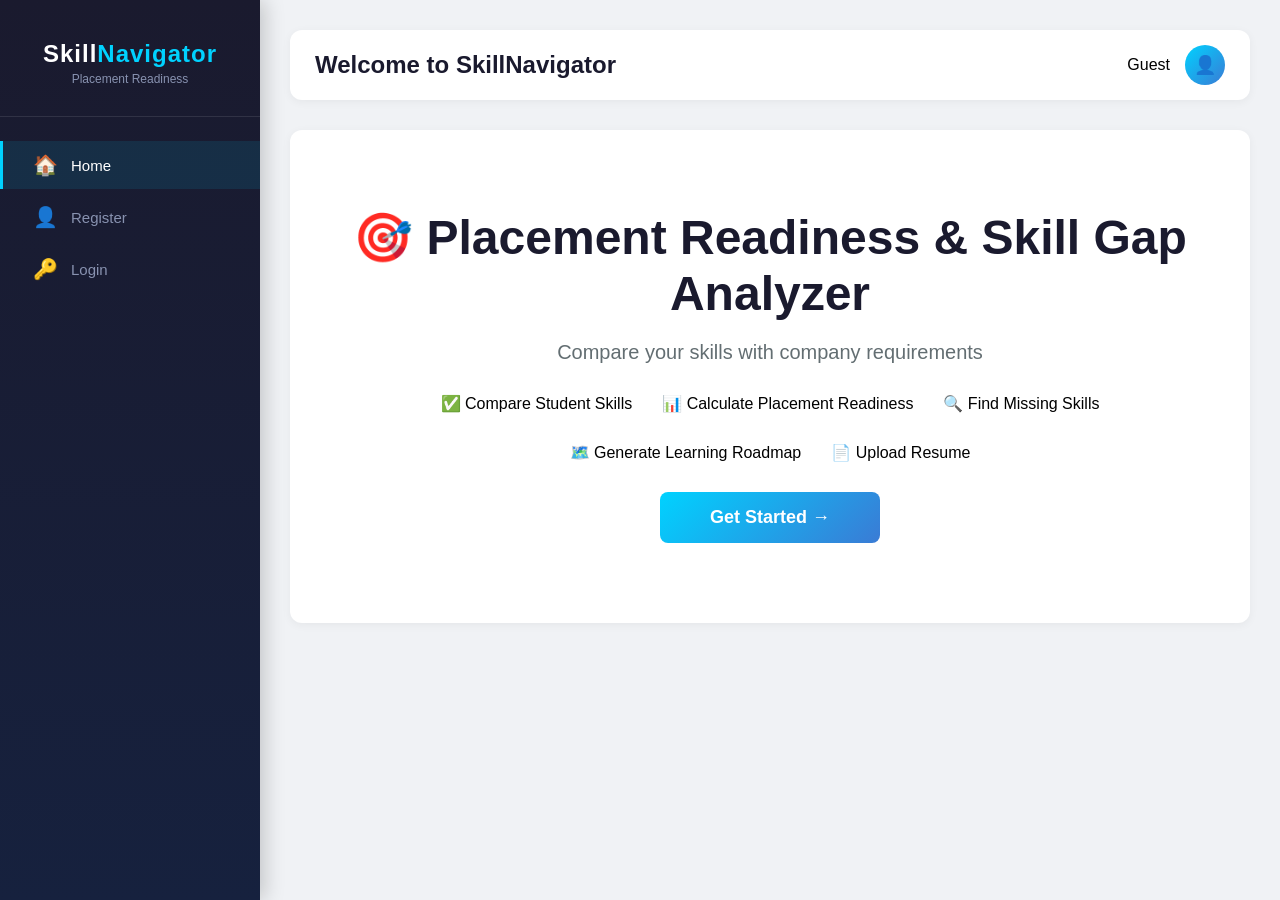
<file: src/main/resources/static/index.html>
<!DOCTYPE html>
<html>
<head>
    <meta charset="UTF-8">
    <title>SkillNavigator</title>
    <link rel="stylesheet" href="css/style.css">
</head>
<body>
    <div class="sidebar">
        <div class="sidebar-brand">
            <h2>Skill<span>Navigator</span></h2>
            <p>Placement Readiness</p>
        </div>
        <ul class="sidebar-menu">
            <li class="active"><span class="icon">🏠</span><span>Home</span></li>
            <li onclick="window.location='register.html'"><span class="icon">👤</span><span>Register</span></li>
            <li onclick="window.location='login.html'"><span class="icon">🔑</span><span>Login</span></li>
        </ul>
    </div>

    <div class="main-content">
        <div class="top-header">
            <h1>Welcome to SkillNavigator</h1>
            <div class="user-info">
                <span>Guest</span>
                <div class="avatar">👤</div>
            </div>
        </div>

        <div class="card text-center" style="padding:80px 40px;">
            <h1 style="font-size:48px; color:#1a1a2e;">🎯 Placement Readiness & Skill Gap Analyzer</h1>
            <p style="font-size:20px; color:#636e72; margin:20px 0;">Compare your skills with company requirements</p>
            <div style="display:flex; gap:30px; justify-content:center; flex-wrap:wrap; margin:30px 0;">
                <div>✅ Compare Student Skills</div>
                <div>📊 Calculate Placement Readiness</div>
                <div>🔍 Find Missing Skills</div>
                <div>🗺️ Generate Learning Roadmap</div>
                <div>📄 Upload Resume</div>
            </div>
            <button onclick="window.location='register.html'" style="padding:15px 50px; font-size:18px;">Get Started →</button>
        </div>
    </div>
</body>
</html>
</file>
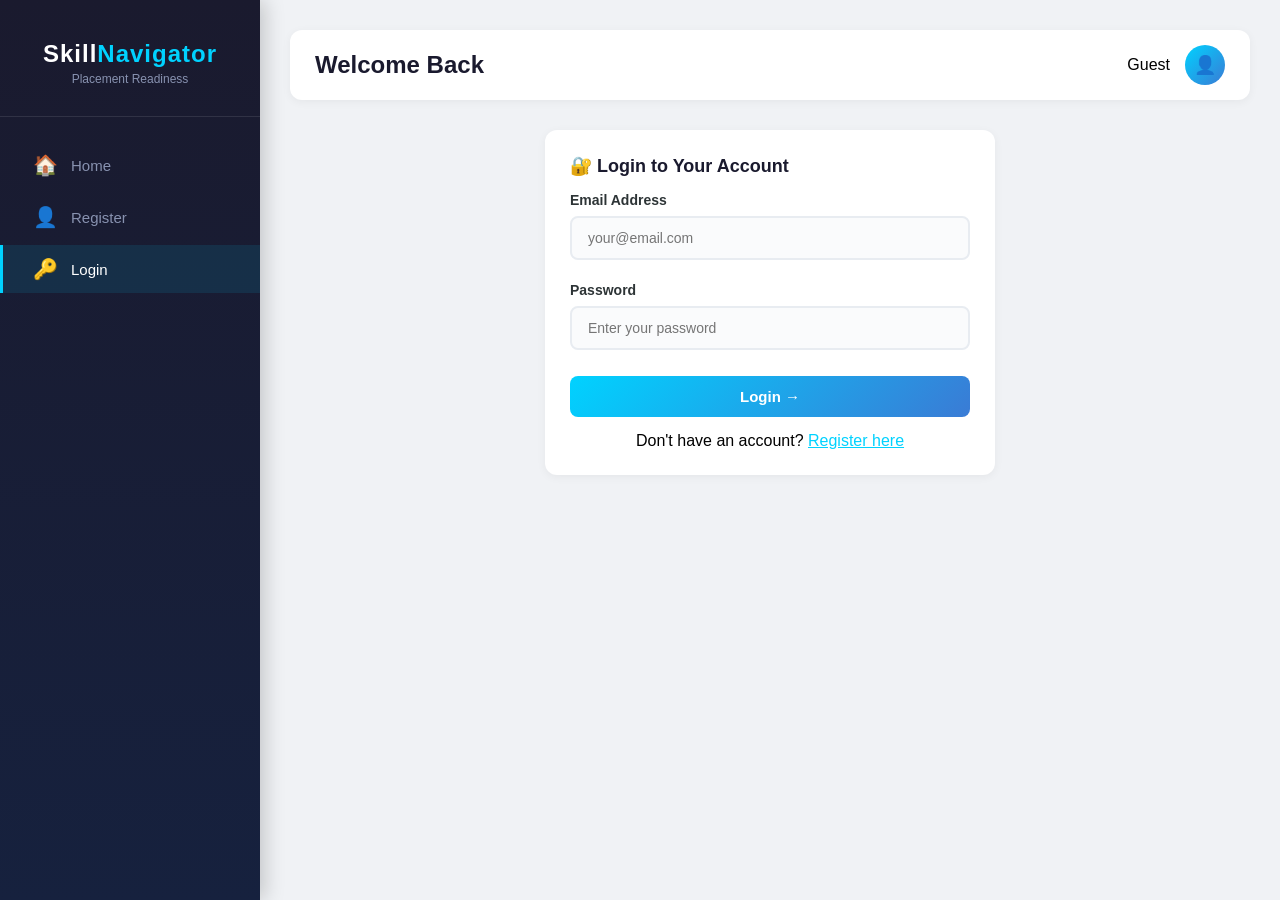
<file: src/main/resources/static/login.html>
<!DOCTYPE html>
<html>
<head>
    <meta charset="UTF-8">
    <title>Login - SkillNavigator</title>
    <link rel="stylesheet" href="css/style.css">
</head>
<body>
    <div class="sidebar">
        <div class="sidebar-brand">
            <h2>Skill<span>Navigator</span></h2>
            <p>Placement Readiness</p>
        </div>
        <ul class="sidebar-menu">
            <li onclick="window.location='index.html'"><span class="icon">🏠</span><span>Home</span></li>
            <li onclick="window.location='register.html'"><span class="icon">👤</span><span>Register</span></li>
            <li class="active"><span class="icon">🔑</span><span>Login</span></li>
        </ul>
    </div>

    <div class="main-content">
        <div class="top-header">
            <h1>Welcome Back</h1>
            <div class="user-info">
                <span>Guest</span>
                <div class="avatar">👤</div>
            </div>
        </div>

        <div class="card" style="max-width:450px; margin:0 auto;">
            <h2>🔐 Login to Your Account</h2>
            <form onsubmit="login(); return false;">
                <label>Email Address</label>
                <input type="email" id="email" placeholder="your@email.com" required>

                <label>Password</label>
                <input type="password" id="password" placeholder="Enter your password" required>

                <button type="submit" style="width:100%; margin-top:10px;">Login →</button>
            </form>
            <p style="text-align:center; margin-top:15px;">
                Don't have an account? <a href="register.html" style="color:#00d2ff;">Register here</a>
            </p>
        </div>
    </div>

    <script>
        function login() {
            const email = document.getElementById("email").value;
            const password = document.getElementById("password").value;

            fetch(`/users/login?email=${email}&password=${password}`, {
                method: "POST"
            })
            .then(res => res.json())
            .then(data => {
                if (data.id) {
                    localStorage.setItem("userId", data.id);
                    localStorage.setItem("userName", data.name);
                    localStorage.setItem("userEmail", data.email);
                    window.location = "dashboard.html";
                } else {
                    alert("❌ Invalid credentials! Please try again.");
                }
            })
            .catch(err => alert("❌ Login failed: " + err));
        }
    </script>
</body>
</html>
</file>
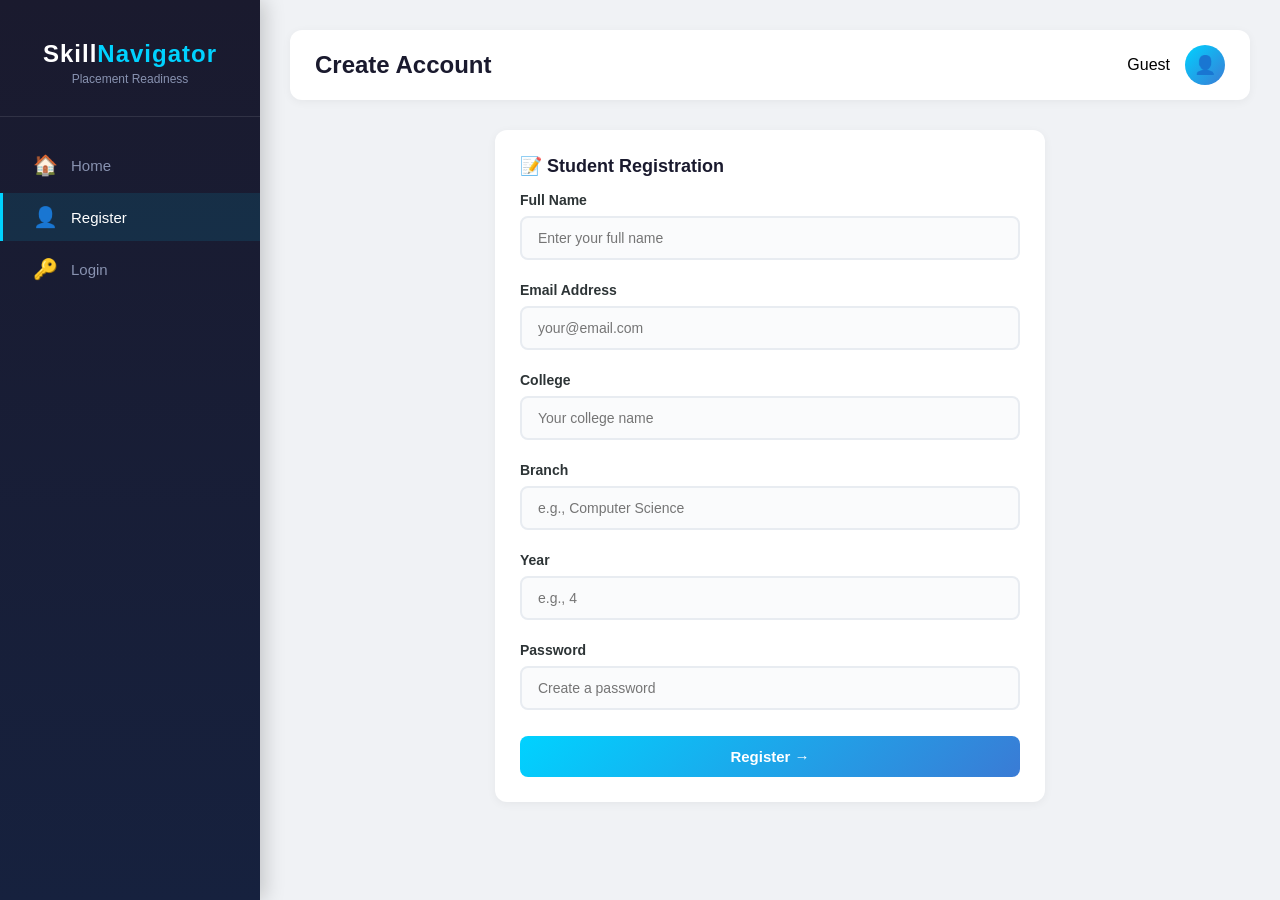
<file: src/main/resources/static/register.html>
<!DOCTYPE html>
<html>
<head>
    <meta charset="UTF-8">
    <title>Register - SkillNavigator</title>
    <link rel="stylesheet" href="css/style.css">
</head>
<body>
    <div class="sidebar">
        <div class="sidebar-brand">
            <h2>Skill<span>Navigator</span></h2>
            <p>Placement Readiness</p>
        </div>
        <ul class="sidebar-menu">
            <li onclick="window.location='index.html'"><span class="icon">🏠</span><span>Home</span></li>
            <li class="active"><span class="icon">👤</span><span>Register</span></li>
            <li onclick="window.location='login.html'"><span class="icon">🔑</span><span>Login</span></li>
        </ul>
    </div>

    <div class="main-content">
        <div class="top-header">
            <h1>Create Account</h1>
            <div class="user-info">
                <span>Guest</span>
                <div class="avatar">👤</div>
            </div>
        </div>

        <div class="card" style="max-width:550px; margin:0 auto;">
            <h2>📝 Student Registration</h2>
            <form onsubmit="register(); return false;">
                <label>Full Name</label>
                <input type="text" id="name" placeholder="Enter your full name" required>

                <label>Email Address</label>
                <input type="email" id="email" placeholder="your@email.com" required>

                <label>College</label>
                <input type="text" id="college" placeholder="Your college name" required>

                <label>Branch</label>
                <input type="text" id="branch" placeholder="e.g., Computer Science" required>

                <label>Year</label>
                <input type="number" id="year" placeholder="e.g., 4" min="1" max="4" required>

                <label>Password</label>
                <input type="password" id="password" placeholder="Create a password" required>

                <button type="submit" style="width:100%; margin-top:10px;">Register →</button>
            </form>
        </div>
    </div>

    <script>
        function register() {
            const data = {
                name: document.getElementById("name").value,
                email: document.getElementById("email").value,
                college: document.getElementById("college").value,
                branch: document.getElementById("branch").value,
                year: parseInt(document.getElementById("year").value),
                password: document.getElementById("password").value
            };

            fetch("/users/register", {
                method: "POST",
                headers: { "Content-Type": "application/json" },
                body: JSON.stringify(data)
            })
            .then(res => res.json())
            .then(data => {
                alert("✅ Registration Successful! Please login.");
                window.location = "login.html";
            })
            .catch(err => alert("❌ Registration failed: " + err));
        }
    </script>
</body>
</html>
</file>
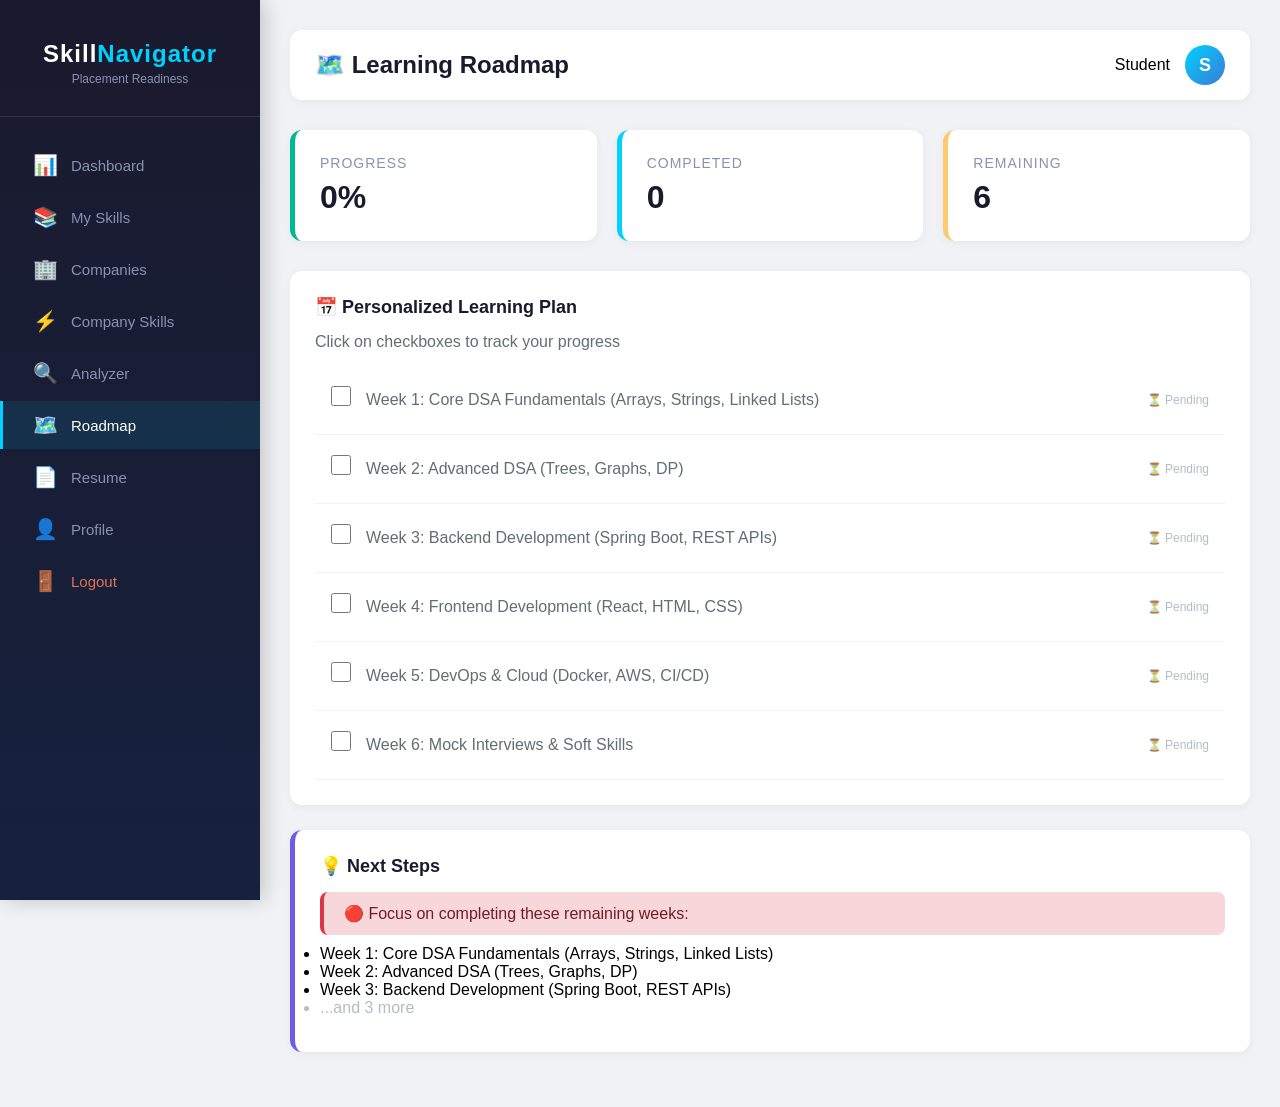
<file: src/main/resources/static/roadmap.html>
<!DOCTYPE html>
<html>
<head>
    <meta charset="UTF-8">
    <title>Roadmap - SkillNavigator</title>
    <link rel="stylesheet" href="css/style.css">
</head>
<body>
    <div class="sidebar">
        <div class="sidebar-brand">
            <h2>Skill<span>Navigator</span></h2>
            <p>Placement Readiness</p>
        </div>
        <ul class="sidebar-menu">
            <li onclick="window.location='dashboard.html'"><span class="icon">📊</span><span>Dashboard</span></li>
            <li onclick="window.location='skills.html'"><span class="icon">📚</span><span>My Skills</span></li>
            <li onclick="window.location='companies.html'"><span class="icon">🏢</span><span>Companies</span></li>
            <li onclick="window.location='companyskills.html'"><span class="icon">⚡</span><span>Company Skills</span></li>
            <li onclick="window.location='analyzer.html'"><span class="icon">🔍</span><span>Analyzer</span></li>
            <li class="active"><span class="icon">🗺️</span><span>Roadmap</span></li>
            <li onclick="window.location='resume.html'"><span class="icon">📄</span><span>Resume</span></li>
            <li onclick="window.location='profile.html'"><span class="icon">👤</span><span>Profile</span></li>
            <li onclick="logout()" style="color:#e17055;"><span class="icon">🚪</span><span>Logout</span></li>
        </ul>
    </div>

    <div class="main-content">
        <div class="top-header">
            <h1>🗺️ Learning Roadmap</h1>
            <div class="user-info">
                <span id="userName">Student</span>
                <div class="avatar" id="avatar">S</div>
            </div>
        </div>

        <!-- Progress Overview -->
        <div class="stats-grid">
            <div class="stat-card green">
                <div class="label">Progress</div>
                <div class="value" id="progressPercent">0%</div>
            </div>
            <div class="stat-card blue">
                <div class="label">Completed</div>
                <div class="value" id="completedCount">0</div>
            </div>
            <div class="stat-card orange">
                <div class="label">Remaining</div>
                <div class="value" id="remainingCount">0</div>
            </div>
        </div>

        <!-- Roadmap List -->
        <div class="card">
            <h2>📅 Personalized Learning Plan</h2>
            <p style="color:#636e72; margin-bottom:15px;">Click on checkboxes to track your progress</p>
            <div id="roadmapList"></div>
        </div>

        <!-- Recommendations -->
        <div class="card" style="border-left:5px solid #6c5ce7;">
            <h2>💡 Next Steps</h2>
            <div id="nextSteps"></div>
        </div>
    </div>

    <script>
        const userId = localStorage.getItem("userId") || 1;
        const name = localStorage.getItem("userName") || "Student";

        document.getElementById("userName").textContent = name;
        document.getElementById("avatar").textContent = name.charAt(0).toUpperCase();

        function logout() {
            localStorage.clear();
            window.location = "index.html";
        }

        // Roadmap data with tracking
        const roadmapData = [
            "Week 1: Core DSA Fundamentals (Arrays, Strings, Linked Lists)",
            "Week 2: Advanced DSA (Trees, Graphs, DP)",
            "Week 3: Backend Development (Spring Boot, REST APIs)",
            "Week 4: Frontend Development (React, HTML, CSS)",
            "Week 5: DevOps & Cloud (Docker, AWS, CI/CD)",
            "Week 6: Mock Interviews & Soft Skills"
        ];

        // Load saved progress from localStorage
        function loadProgress() {
            const saved = localStorage.getItem(`roadmap_${userId}`);
            if (saved) {
                return JSON.parse(saved);
            }
            return new Array(roadmapData.length).fill(false);
        }

        // Save progress
        function saveProgress(progress) {
            localStorage.setItem(`roadmap_${userId}`, JSON.stringify(progress));
        }

        // Render roadmap
        function renderRoadmap() {
            const progress = loadProgress();
            let html = "";
            let completed = 0;

            roadmapData.forEach((item, index) => {
                const checked = progress[index] ? "checked" : "";
                const style = progress[index] ? "color:#00b894;" : "color:#636e72;";
                if (progress[index]) completed++;

                html += `
                    <div style="display:flex; align-items:center; gap:15px; padding:12px 16px; border-bottom:1px solid #f0f2f5;">
                        <input type="checkbox" ${checked} onchange="toggleTask(${index})" style="width:20px; height:20px; cursor:pointer;">
                        <span style="${style}">${item}</span>
                        ${progress[index] ? '<span style="color:#00b894; font-size:12px; margin-left:auto;">✅ Complete</span>' : '<span style="color:#b2bec3; font-size:12px; margin-left:auto;">⏳ Pending</span>'}
                    </div>
                `;
            });

            document.getElementById("roadmapList").innerHTML = html;

            // Update stats
            const total = roadmapData.length;
            const remaining = total - completed;
            const percent = total > 0 ? Math.round((completed / total) * 100) : 0;

            document.getElementById("progressPercent").textContent = percent + "%";
            document.getElementById("completedCount").textContent = completed;
            document.getElementById("remainingCount").textContent = remaining;

            // Next steps
            if (completed === total) {
                document.getElementById("nextSteps").innerHTML = `
                    <div class="alert-success">🎉 Congratulations! You've completed all roadmap tasks! You're ready for placements!</div>
                    <div style="margin-top:10px;">
                        <button onclick="window.location='analyzer.html'">🔍 Check Your Readiness</button>
                        <button onclick="window.location='resume.html'" style="margin-left:10px;">📄 Upload Resume</button>
                    </div>
                `;
            } else {
                let nextHtml = "<div class='alert-danger'>🔴 Focus on completing these remaining weeks:</div><ul style='margin:10px 0;'>";
                const nextTasks = [];
                for (let i = 0; i < roadmapData.length; i++) {
                    if (!progress[i]) {
                        nextTasks.push(roadmapData[i]);
                    }
                }
                nextTasks.slice(0, 3).forEach(task => {
                    nextHtml += `<li>${task}</li>`;
                });
                if (nextTasks.length > 3) {
                    nextHtml += `<li style="color:#b2bec3;">...and ${nextTasks.length - 3} more</li>`;
                }
                nextHtml += "</ul>";
                document.getElementById("nextSteps").innerHTML = nextHtml;
            }
        }

        // Toggle task
        function toggleTask(index) {
            const progress = loadProgress();
            progress[index] = !progress[index];
            saveProgress(progress);
            renderRoadmap();
        }

        // Initial render
        renderRoadmap();
    </script>
</body>
</html>
</file>
<file: src/main/resources/static/css/style.css>
/* ===== RESET & BASE ===== */
* {
    margin: 0;
    padding: 0;
    box-sizing: border-box;
    font-family: 'Segoe UI', Tahoma, Geneva, Verdana, sans-serif;
}

body {
    background: #f0f2f5;
    display: flex;
}

/* ===== SIDEBAR ===== */
.sidebar {
    width: 260px;
    height: 100vh;
    background: linear-gradient(180deg, #1a1a2e 0%, #16213e 100%);
    color: white;
    position: fixed;
    padding: 20px 0;
    transition: 0.3s;
    z-index: 1000;
    box-shadow: 4px 0 20px rgba(0,0,0,0.2);
}

.sidebar-brand {
    text-align: center;
    padding: 20px 0 30px;
    border-bottom: 1px solid rgba(255,255,255,0.1);
}

.sidebar-brand h2 {
    font-size: 24px;
    font-weight: 700;
    letter-spacing: 1px;
}

.sidebar-brand span {
    color: #00d2ff;
}

.sidebar-brand p {
    font-size: 12px;
    color: #8892b0;
    margin-top: 4px;
}

.sidebar-menu {
    list-style: none;
    padding: 20px 0;
}

.sidebar-menu li {
    padding: 12px 30px;
    margin: 4px 0;
    cursor: pointer;
    transition: 0.3s;
    display: flex;
    align-items: center;
    gap: 14px;
    font-size: 15px;
    color: #8892b0;
    border-left: 3px solid transparent;
}

.sidebar-menu li:hover {
    background: rgba(255,255,255,0.05);
    color: white;
    border-left-color: #00d2ff;
}

.sidebar-menu li.active {
    background: rgba(0,210,255,0.1);
    color: white;
    border-left-color: #00d2ff;
}

.sidebar-menu li .icon {
    font-size: 20px;
    width: 24px;
}

/* ===== MAIN CONTENT ===== */
.main-content {
    margin-left: 260px;
    flex: 1;
    padding: 30px;
    min-height: 100vh;
}

/* ===== TOP HEADER ===== */
.top-header {
    display: flex;
    justify-content: space-between;
    align-items: center;
    margin-bottom: 30px;
    background: white;
    padding: 15px 25px;
    border-radius: 12px;
    box-shadow: 0 2px 10px rgba(0,0,0,0.05);
}

.top-header h1 {
    font-size: 24px;
    color: #1a1a2e;
}

.top-header .user-info {
    display: flex;
    align-items: center;
    gap: 15px;
}

.top-header .avatar {
    width: 40px;
    height: 40px;
    background: linear-gradient(135deg, #00d2ff, #3a7bd5);
    border-radius: 50%;
    display: flex;
    align-items: center;
    justify-content: center;
    color: white;
    font-weight: 700;
    font-size: 18px;
}

/* ===== DASHBOARD CARDS ===== */
.stats-grid {
    display: grid;
    grid-template-columns: repeat(auto-fit, minmax(220px, 1fr));
    gap: 20px;
    margin-bottom: 30px;
}

.stat-card {
    background: white;
    padding: 25px;
    border-radius: 12px;
    box-shadow: 0 2px 10px rgba(0,0,0,0.05);
    transition: 0.3s;
    border-left: 5px solid #00d2ff;
}

.stat-card:hover {
    transform: translateY(-4px);
    box-shadow: 0 8px 25px rgba(0,0,0,0.1);
}

.stat-card .label {
    color: #8892b0;
    font-size: 14px;
    text-transform: uppercase;
    letter-spacing: 1px;
}

.stat-card .value {
    font-size: 32px;
    font-weight: 700;
    color: #1a1a2e;
    margin: 8px 0 0;
}

.stat-card.green { border-left-color: #00b894; }
.stat-card.orange { border-left-color: #fdcb6e; }
.stat-card.purple { border-left-color: #6c5ce7; }
.stat-card.red { border-left-color: #e17055; }

/* ===== CARDS / CONTAINERS ===== */
.card {
    background: white;
    padding: 25px;
    border-radius: 12px;
    box-shadow: 0 2px 10px rgba(0,0,0,0.05);
    margin-bottom: 25px;
}

.card h2 {
    font-size: 18px;
    color: #1a1a2e;
    margin-bottom: 15px;
    display: flex;
    align-items: center;
    gap: 10px;
}

/* ===== FORM ELEMENTS ===== */
input, select, textarea {
    width: 100%;
    padding: 12px 16px;
    border: 2px solid #e8ecf1;
    border-radius: 8px;
    font-size: 14px;
    transition: 0.3s;
    background: #fafbfc;
    margin: 8px 0 16px;
}

input:focus, select:focus, textarea:focus {
    border-color: #00d2ff;
    outline: none;
    box-shadow: 0 0 0 3px rgba(0,210,255,0.1);
}

textarea {
    min-height: 120px;
    resize: vertical;
}

label {
    font-weight: 600;
    color: #2d3436;
    font-size: 14px;
    display: block;
    margin-top: 6px;
}

button, .btn {
    background: linear-gradient(135deg, #00d2ff, #3a7bd5);
    color: white;
    padding: 12px 30px;
    border: none;
    border-radius: 8px;
    font-size: 15px;
    font-weight: 600;
    cursor: pointer;
    transition: 0.3s;
}

button:hover, .btn:hover {
    transform: translateY(-2px);
    box-shadow: 0 6px 20px rgba(0,210,255,0.4);
}

button.danger {
    background: linear-gradient(135deg, #e17055, #d63031);
}

button.danger:hover {
    box-shadow: 0 6px 20px rgba(225,112,85,0.4);
}

.btn-sm {
    padding: 8px 16px;
    font-size: 13px;
}

/* ===== SKILL TAGS ===== */
.skill-tag {
    display: inline-block;
    background: #e8f4fd;
    color: #0984e3;
    padding: 6px 16px;
    border-radius: 20px;
    font-size: 13px;
    font-weight: 500;
    margin: 4px 6px 4px 0;
}

.skill-tag.matched {
    background: #d4edda;
    color: #155724;
}

.skill-tag.missing {
    background: #f8d7da;
    color: #721c24;
}

/* ===== RESUME UPLOAD ===== */
.upload-zone {
    border: 3px dashed #dce1e8;
    border-radius: 12px;
    padding: 60px 20px;
    text-align: center;
    cursor: pointer;
    transition: 0.3s;
    background: #fafbfc;
}

.upload-zone:hover {
    border-color: #00d2ff;
    background: #f0faff;
}

.upload-zone .icon {
    font-size: 48px;
    color: #b2bec3;
    margin-bottom: 10px;
}

.upload-zone p {
    color: #636e72;
    font-size: 16px;
}

.upload-zone .file-name {
    color: #00d2ff;
    font-weight: 600;
}

/* ===== RESPONSIVE ===== */
@media (max-width: 768px) {
    .sidebar {
        width: 70px;
    }
    .sidebar-brand h2, .sidebar-brand p, .sidebar-menu li span {
        display: none;
    }
    .sidebar-menu li {
        padding: 12px 18px;
        justify-content: center;
    }
    .main-content {
        margin-left: 70px;
        padding: 15px;
    }
    .stats-grid {
        grid-template-columns: 1fr 1fr;
    }
}

/* ===== UTILITY ===== */
.text-center { text-align: center; }
.mt-20 { margin-top: 20px; }
.mb-20 { margin-bottom: 20px; }
.flex { display: flex; gap: 15px; flex-wrap: wrap; }

.alert-success {
    background: #d4edda;
    color: #155724;
    padding: 12px 20px;
    border-radius: 8px;
    border-left: 4px solid #28a745;
}

.alert-danger {
    background: #f8d7da;
    color: #721c24;
    padding: 12px 20px;
    border-radius: 8px;
    border-left: 4px solid #dc3545;
}
</file>
